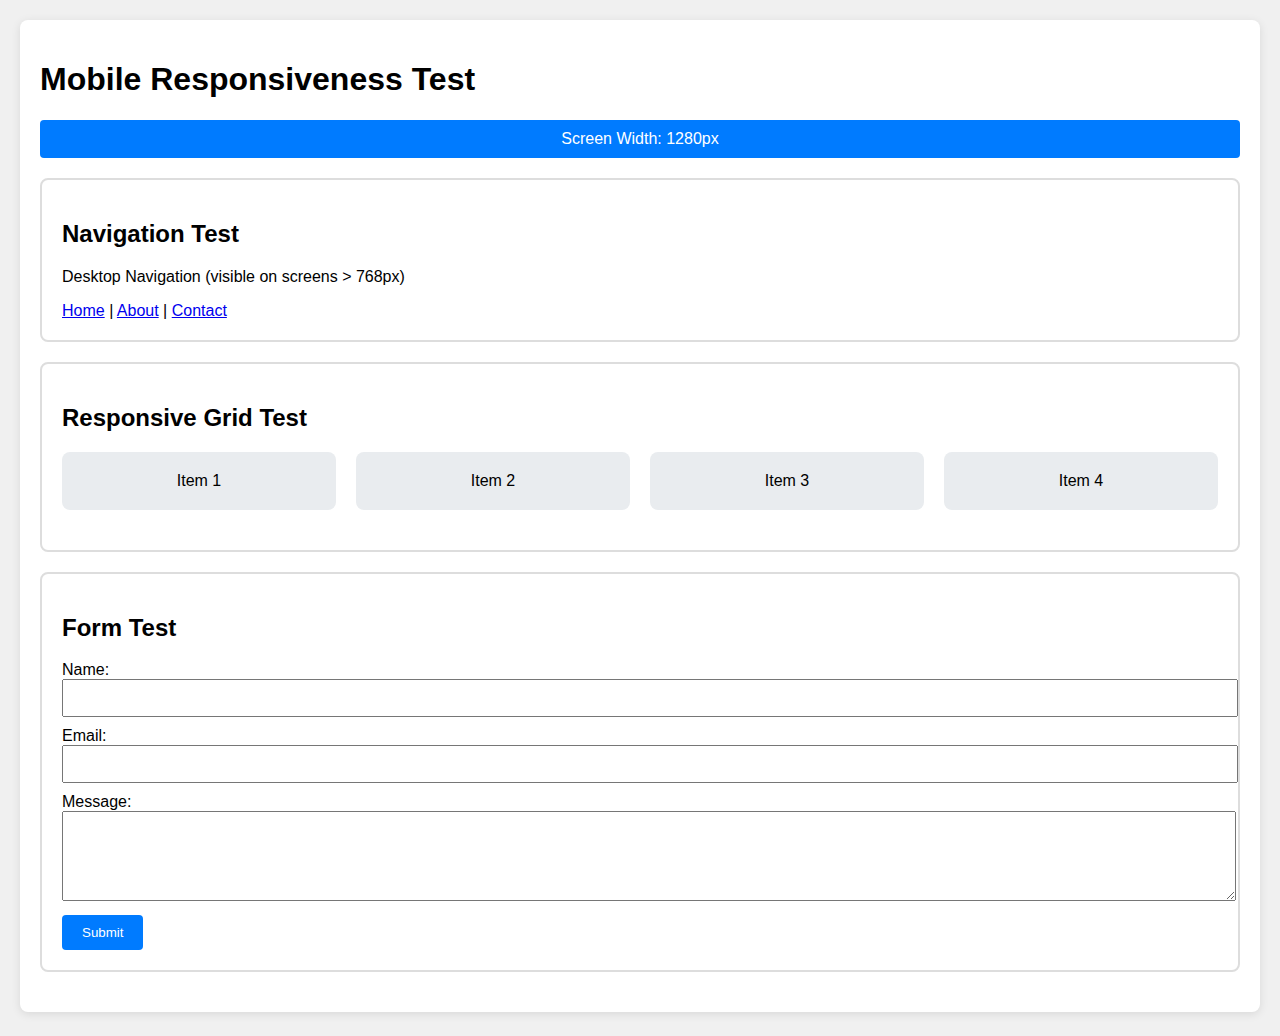
<file: mobile-test.html>
<!DOCTYPE html>
<html lang="en">
<head>
    <meta charset="UTF-8">
    <meta name="viewport" content="width=device-width, initial-scale=1, maximum-scale=5, user-scalable=yes">
    <title>Mobile Responsiveness Test</title>
    <style>
        body {
            font-family: Arial, sans-serif;
            margin: 0;
            padding: 20px;
            background: #f0f0f0;
        }
        .test-container {
            max-width: 1200px;
            margin: 0 auto;
            background: white;
            padding: 20px;
            border-radius: 8px;
            box-shadow: 0 2px 10px rgba(0,0,0,0.1);
        }
        .test-section {
            margin: 20px 0;
            padding: 20px;
            border: 2px solid #ddd;
            border-radius: 8px;
        }
        .screen-size {
            background: #007bff;
            color: white;
            padding: 10px;
            border-radius: 4px;
            margin-bottom: 20px;
            text-align: center;
        }
        .responsive-grid {
            display: grid;
            grid-template-columns: repeat(auto-fit, minmax(250px, 1fr));
            gap: 20px;
            margin: 20px 0;
        }
        .grid-item {
            background: #e9ecef;
            padding: 20px;
            border-radius: 8px;
            text-align: center;
        }
        .mobile-nav {
            display: none;
        }
        @media (max-width: 768px) {
            .mobile-nav {
                display: block;
            }
            .desktop-nav {
                display: none;
            }
            .responsive-grid {
                grid-template-columns: 1fr;
            }
        }
        .nav-toggle {
            background: #007bff;
            color: white;
            border: none;
            padding: 10px 20px;
            border-radius: 4px;
            cursor: pointer;
        }
    </style>
</head>
<body>
    <div class="test-container">
        <h1>Mobile Responsiveness Test</h1>
        
        <div class="screen-size" id="screenSize">
            Screen Width: <span id="width"></span>px
        </div>
        
        <div class="test-section">
            <h2>Navigation Test</h2>
            <div class="desktop-nav">
                <p>Desktop Navigation (visible on screens > 768px)</p>
                <nav>
                    <a href="#home">Home</a> |
                    <a href="#about">About</a> |
                    <a href="#contact">Contact</a>
                </nav>
            </div>
            <div class="mobile-nav">
                <p>Mobile Navigation (visible on screens ≤ 768px)</p>
                <button class="nav-toggle">☰ Menu</button>
            </div>
        </div>
        
        <div class="test-section">
            <h2>Responsive Grid Test</h2>
            <div class="responsive-grid">
                <div class="grid-item">Item 1</div>
                <div class="grid-item">Item 2</div>
                <div class="grid-item">Item 3</div>
                <div class="grid-item">Item 4</div>
            </div>
        </div>
        
        <div class="test-section">
            <h2>Form Test</h2>
            <form>
                <div style="margin: 10px 0;">
                    <label>Name:</label><br>
                    <input type="text" style="width: 100%; padding: 8px; font-size: 16px;">
                </div>
                <div style="margin: 10px 0;">
                    <label>Email:</label><br>
                    <input type="email" style="width: 100%; padding: 8px; font-size: 16px;">
                </div>
                <div style="margin: 10px 0;">
                    <label>Message:</label><br>
                    <textarea style="width: 100%; padding: 8px; font-size: 16px;" rows="4"></textarea>
                </div>
                <button type="submit" style="background: #007bff; color: white; border: none; padding: 10px 20px; border-radius: 4px;">Submit</button>
            </form>
        </div>
    </div>

    <script>
        // Update screen size display
        function updateScreenSize() {
            document.getElementById('width').textContent = window.innerWidth;
        }
        
        window.addEventListener('resize', updateScreenSize);
        updateScreenSize();
        
        // Mobile nav toggle
        const navToggle = document.querySelector('.nav-toggle');
        if (navToggle) {
            navToggle.addEventListener('click', () => {
                alert('Mobile menu would open here!');
            });
        }
    </script>
</body>
</html>
</file>
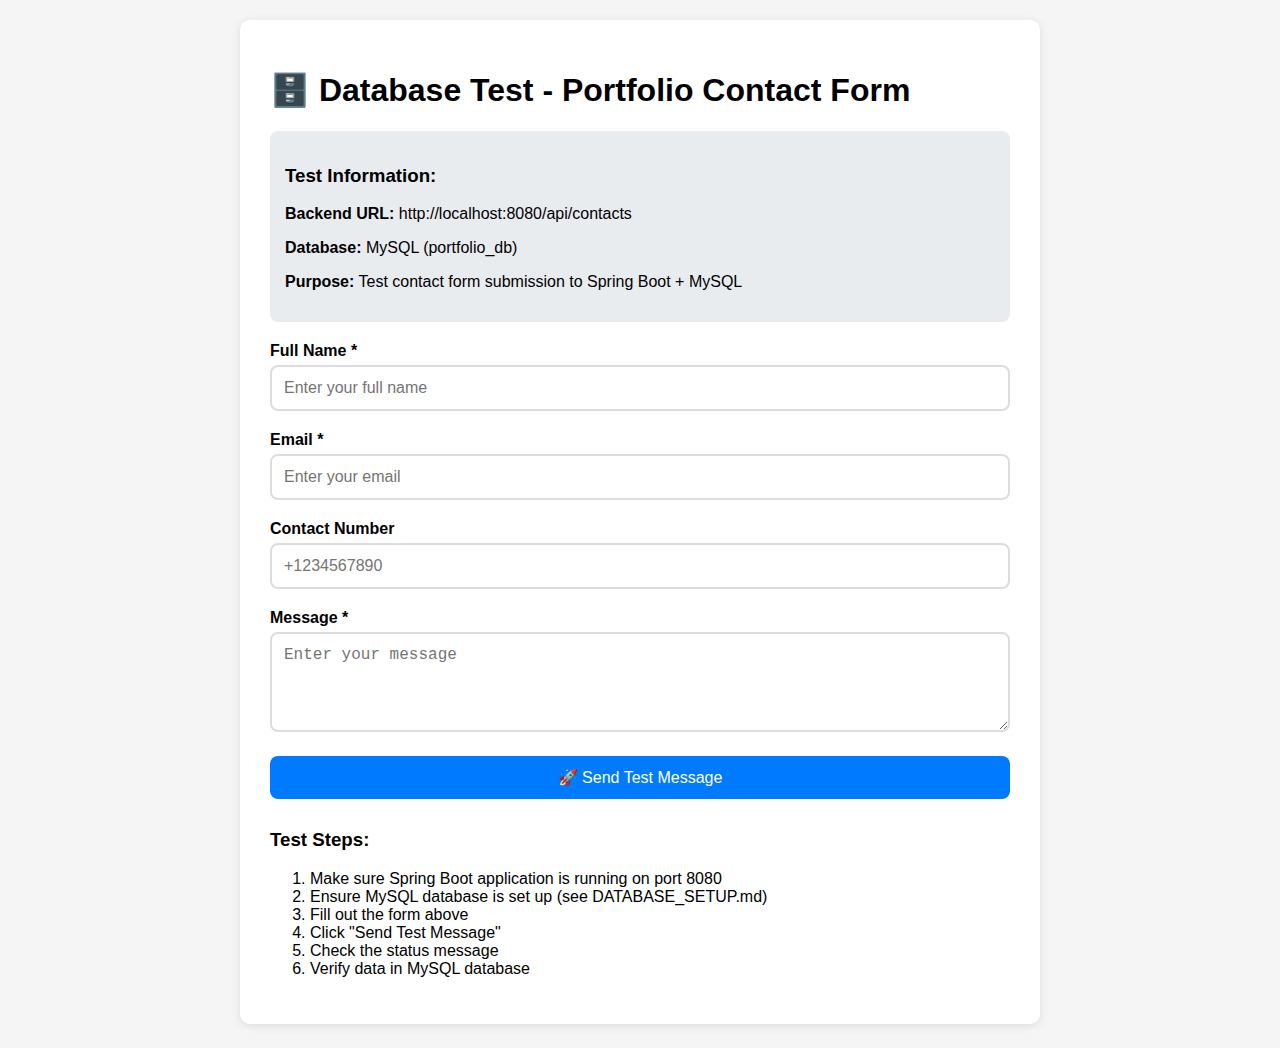
<file: test-database.html>
<!DOCTYPE html>
<html lang="en">
<head>
    <meta charset="UTF-8">
    <meta name="viewport" content="width=device-width, initial-scale=1.0">
    <title>Database Test - Portfolio Contact Form</title>
    <style>
        body {
            font-family: Arial, sans-serif;
            max-width: 800px;
            margin: 0 auto;
            padding: 20px;
            background: #f5f5f5;
        }
        .test-container {
            background: white;
            padding: 30px;
            border-radius: 10px;
            box-shadow: 0 2px 10px rgba(0,0,0,0.1);
        }
        .form-group {
            margin-bottom: 20px;
        }
        label {
            display: block;
            margin-bottom: 5px;
            font-weight: bold;
        }
        input, textarea {
            width: 100%;
            padding: 12px;
            border: 2px solid #ddd;
            border-radius: 8px;
            font-size: 16px;
            box-sizing: border-box;
        }
        input:focus, textarea:focus {
            outline: none;
            border-color: #007bff;
        }
        button {
            background: #007bff;
            color: white;
            border: none;
            padding: 12px 24px;
            border-radius: 8px;
            font-size: 16px;
            cursor: pointer;
            width: 100%;
        }
        button:hover {
            background: #0056b3;
        }
        .status {
            margin-top: 20px;
            padding: 15px;
            border-radius: 8px;
            text-align: center;
            font-weight: bold;
        }
        .status.success {
            background: #d4edda;
            color: #155724;
            border: 1px solid #c3e6cb;
        }
        .status.error {
            background: #f8d7da;
            color: #721c24;
            border: 1px solid #f5c6cb;
        }
        .status.sending {
            background: #d1ecf1;
            color: #0c5460;
            border: 1px solid #bee5eb;
        }
        .test-info {
            background: #e9ecef;
            padding: 15px;
            border-radius: 8px;
            margin-bottom: 20px;
        }
    </style>
</head>
<body>
    <div class="test-container">
        <h1>🗄️ Database Test - Portfolio Contact Form</h1>
        
        <div class="test-info">
            <h3>Test Information:</h3>
            <p><strong>Backend URL:</strong> http://localhost:8080/api/contacts</p>
            <p><strong>Database:</strong> MySQL (portfolio_db)</p>
            <p><strong>Purpose:</strong> Test contact form submission to Spring Boot + MySQL</p>
        </div>

        <form id="testForm">
            <div class="form-group">
                <label for="name">Full Name *</label>
                <input type="text" id="name" name="name" required placeholder="Enter your full name">
            </div>
            
            <div class="form-group">
                <label for="email">Email *</label>
                <input type="email" id="email" name="email" required placeholder="Enter your email">
            </div>
            
            <div class="form-group">
                <label for="contactNumber">Contact Number</label>
                <input type="tel" id="contactNumber" name="contactNumber" placeholder="+1234567890">
            </div>
            
            <div class="form-group">
                <label for="message">Message *</label>
                <textarea id="message" name="message" rows="4" required placeholder="Enter your message"></textarea>
            </div>
            
            <button type="submit">🚀 Send Test Message</button>
        </form>
        
        <div id="status" class="status" style="display: none;"></div>
        
        <div style="margin-top: 30px;">
            <h3>Test Steps:</h3>
            <ol>
                <li>Make sure Spring Boot application is running on port 8080</li>
                <li>Ensure MySQL database is set up (see DATABASE_SETUP.md)</li>
                <li>Fill out the form above</li>
                <li>Click "Send Test Message"</li>
                <li>Check the status message</li>
                <li>Verify data in MySQL database</li>
            </ol>
        </div>
    </div>

    <script>
        const form = document.getElementById('testForm');
        const status = document.getElementById('status');
        
        function showStatus(message, type) {
            status.textContent = message;
            status.className = `status ${type}`;
            status.style.display = 'block';
        }
        
        form.addEventListener('submit', async (e) => {
            e.preventDefault();
            
            const formData = new FormData(form);
            const data = Object.fromEntries(formData);
            
            showStatus('🔄 Sending message...', 'sending');
            
            try {
                const response = await fetch('http://localhost:8080/api/contacts', {
                    method: 'POST',
                    headers: {
                        'Content-Type': 'application/json',
                    },
                    body: JSON.stringify(data)
                });
                
                if (response.ok) {
                    const result = await response.json();
                    console.log('Success:', result);
                    showStatus('✅ Message sent successfully! Check your database.', 'success');
                    form.reset();
                } else {
                    const errorData = await response.json().catch(() => ({}));
                    throw new Error(errorData.message || `HTTP ${response.status}: ${response.statusText}`);
                }
            } catch (error) {
                console.error('Error:', error);
                showStatus(`❌ Error: ${error.message}`, 'error');
            }
        });
    </script>
</body>
</html>
</file>
